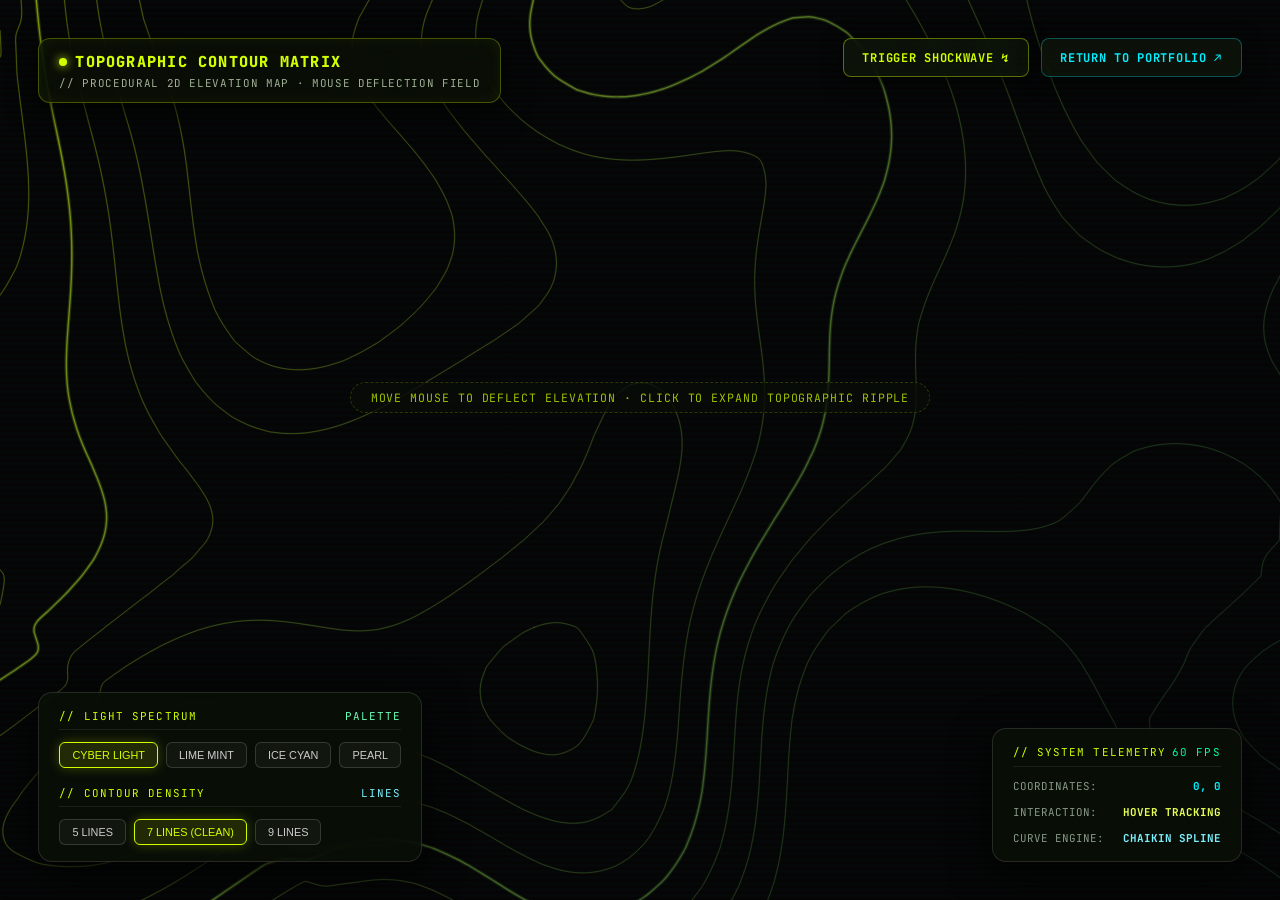
<file: Portfolioweb/topo-background.html>
<!DOCTYPE html>
<html lang="en">
<head>
  <meta charset="UTF-8">
  <meta name="viewport" content="width=device-width, initial-scale=1.0">
  <title>Interactive 2D Topographic Contours — Sam Sunny</title>
  <link rel="preconnect" href="https://fonts.googleapis.com">
  <link rel="preconnect" href="https://fonts.gstatic.com" crossorigin>
  <link href="https://fonts.googleapis.com/css2?family=JetBrains+Mono:wght@500;700;800&family=Syne:wght@700;800&display=swap" rel="stylesheet">
  <link rel="icon" type="image/png" href="assets/me.png">
  <style>
    * {
      box-sizing: border-box;
      margin: 0;
      padding: 0;
      user-select: none;
    }
    body, html {
      width: 100%;
      height: 100%;
      overflow: hidden;
      background-color: #060905;
      color: #FFFFFF;
      font-family: 'JetBrains Mono', monospace;
    }

    #webgl-canvas-container {
      position: fixed;
      inset: 0;
      width: 100vw;
      height: 100vh;
      z-index: 1;
    }

    /* Ambient CRT Scanline Overlay */
    .scanline-fx {
      position: fixed;
      inset: 0;
      pointer-events: none;
      z-index: 2;
      background: repeating-linear-gradient(
        0deg,
        transparent,
        transparent 3px,
        rgba(0, 240, 255, 0.012) 3px,
        rgba(0, 240, 255, 0.012) 6px
      );
    }

    /* Cybernetic UI HUD Frame */
    .hud-layer {
      position: fixed;
      inset: 0;
      pointer-events: none;
      z-index: 10;
      display: flex;
      flex-direction: column;
      justify-content: space-between;
      padding: clamp(1.2rem, 3vw, 2.5rem);
    }

    .hud-header {
      display: flex;
      justify-content: space-between;
      align-items: flex-start;
      flex-wrap: wrap;
      gap: 1rem;
      pointer-events: auto;
    }

    .hud-brand {
      background: rgba(10, 15, 7, 0.82);
      border: 1px solid rgba(210, 255, 0, 0.3);
      border-radius: 12px;
      padding: 0.75rem 1.25rem;
      backdrop-filter: blur(16px);
      box-shadow: 0 8px 30px rgba(0, 0, 0, 0.7), inset 0 0 15px rgba(210, 255, 0, 0.06);
    }

    .brand-title {
      font-size: 0.95rem;
      font-weight: 800;
      color: #D2FF00;
      letter-spacing: 0.08em;
      display: flex;
      align-items: center;
      gap: 0.5rem;
    }

    .brand-pulse-dot {
      width: 8px;
      height: 8px;
      border-radius: 50%;
      background: #D2FF00;
      box-shadow: 0 0 10px #D2FF00;
      animation: pulse 1.8s infinite ease-in-out;
    }

    @keyframes pulse {
      0%, 100% { opacity: 1; transform: scale(1); }
      50% { opacity: 0.35; transform: scale(0.8); }
    }

    .brand-sub {
      font-size: 0.68rem;
      color: #A0B095;
      margin-top: 0.25rem;
      letter-spacing: 0.06em;
    }

    .hud-nav-links {
      display: flex;
      gap: 0.75rem;
      align-items: center;
    }

    .hud-btn {
      display: inline-flex;
      align-items: center;
      gap: 0.5rem;
      padding: 0.65rem 1.15rem;
      background: rgba(14, 20, 10, 0.85);
      border: 1px solid rgba(0, 240, 255, 0.3);
      color: #00F0FF;
      font-family: inherit;
      font-size: 0.75rem;
      font-weight: 700;
      letter-spacing: 0.06em;
      border-radius: 8px;
      text-decoration: none;
      cursor: pointer;
      backdrop-filter: blur(14px);
      box-shadow: 0 4px 20px rgba(0, 0, 0, 0.6);
      transition: all 0.2s ease;
    }

    .hud-btn:hover {
      background: #00F0FF;
      color: #000000;
      box-shadow: 0 0 25px rgba(0, 240, 255, 0.6);
      transform: translateY(-2px);
    }

    .hud-btn-lime {
      border-color: rgba(210, 255, 0, 0.4);
      color: #D2FF00;
    }
    .hud-btn-lime:hover {
      background: #D2FF00;
      color: #000000;
      box-shadow: 0 0 25px rgba(210, 255, 0, 0.6);
    }

    /* Floating Center Interaction Guide */
    .hud-center-hint {
      align-self: center;
      background: rgba(10, 15, 8, 0.75);
      border: 1px dashed rgba(210, 255, 0, 0.25);
      border-radius: 9999px;
      padding: 0.45rem 1.25rem;
      font-size: 0.72rem;
      color: #D2FF00;
      letter-spacing: 0.08em;
      backdrop-filter: blur(12px);
      opacity: 0.75;
      animation: floatBreath 4s ease-in-out infinite alternate;
      pointer-events: none;
    }

    @keyframes floatBreath {
      0% { transform: translateY(0); opacity: 0.55; }
      100% { transform: translateY(-8px); opacity: 0.95; }
    }

    /* Bottom Control Bar */
    .hud-footer {
      display: flex;
      justify-content: space-between;
      align-items: flex-end;
      flex-wrap: wrap;
      gap: 1.25rem;
      pointer-events: auto;
    }

    .hud-panel {
      background: rgba(10, 15, 7, 0.88);
      border: 1px solid rgba(255, 255, 255, 0.12);
      border-radius: 14px;
      padding: 1rem 1.25rem;
      backdrop-filter: blur(20px);
      box-shadow: 0 12px 40px rgba(0, 0, 0, 0.8);
      display: flex;
      flex-direction: column;
      gap: 0.75rem;
      min-width: 280px;
    }

    .hud-panel-title {
      font-size: 0.68rem;
      color: #D2FF00;
      letter-spacing: 0.1em;
      display: flex;
      align-items: center;
      justify-content: space-between;
      border-bottom: 1px solid rgba(255, 255, 255, 0.08);
      padding-bottom: 0.4rem;
    }

    .theme-buttons {
      display: flex;
      gap: 0.5rem;
      flex-wrap: wrap;
    }

    .theme-chip {
      padding: 0.35rem 0.75rem;
      border-radius: 6px;
      border: 1px solid rgba(255, 255, 255, 0.15);
      background: rgba(255, 255, 255, 0.04);
      color: #CCCCCC;
      font-size: 0.68rem;
      cursor: pointer;
      transition: all 0.2s ease;
    }

    .theme-chip:hover, .theme-chip.active {
      border-color: #D2FF00;
      color: #D2FF00;
      background: rgba(210, 255, 0, 0.12);
      box-shadow: 0 0 12px rgba(210, 255, 0, 0.25);
    }

    .telemetry-row {
      display: flex;
      justify-content: space-between;
      font-size: 0.68rem;
      color: #889988;
    }

    .telemetry-val {
      color: #00F0FF;
      font-weight: 700;
    }

    @media (max-width: 768px) {
      .hud-header {
        flex-direction: column;
      }
      .hud-center-hint {
        display: none;
      }
      .hud-footer {
        flex-direction: column;
        align-items: stretch;
      }
      .hud-panel {
        min-width: 100%;
      }
    }
  </style>
</head>
<body>

  <!-- Background Canvas Container -->
  <div id="webgl-canvas-container"></div>

  <!-- Scanline Screen Effect -->
  <div class="scanline-fx" aria-hidden="true"></div>

  <!-- Cybernetic Floating Telemetry HUD -->
  <div class="hud-layer">
    <!-- Top Header -->
    <header class="hud-header">
      <div class="hud-brand">
        <div class="brand-title">
          <span class="brand-pulse-dot"></span>
          <span>TOPOGRAPHIC CONTOUR MATRIX</span>
        </div>
        <div class="brand-sub">// PROCEDURAL 2D ELEVATION MAP · MOUSE DEFLECTION FIELD</div>
      </div>

      <div class="hud-nav-links">
        <button id="ripple-burst-btn" class="hud-btn hud-btn-lime">TRIGGER SHOCKWAVE ↯</button>
        <a href="index.html" class="hud-btn">RETURN TO PORTFOLIO ↗</a>
      </div>
    </header>

    <!-- Center Interaction Tooltip -->
    <div class="hud-center-hint">
      MOVE MOUSE TO DEFLECT ELEVATION · CLICK TO EXPAND TOPOGRAPHIC RIPPLE
    </div>

    <!-- Bottom Controls & Telemetry -->
    <footer class="hud-footer">
      <!-- Theme & Style Controls -->
      <div class="hud-panel">
        <div class="hud-panel-title">
          <span>// LIGHT SPECTRUM</span>
          <span style="color: #68FFB8;">PALETTE</span>
        </div>
        <div class="theme-buttons">
          <button class="theme-chip active" data-theme="cyber-light">CYBER LIGHT</button>
          <button class="theme-chip" data-theme="lime-mint">LIME MINT</button>
          <button class="theme-chip" data-theme="ice-cyan">ICE CYAN</button>
          <button class="theme-chip" data-theme="ethereal-pearl">PEARL</button>
        </div>
        <div class="hud-panel-title" style="margin-top: 0.4rem;">
          <span>// CONTOUR DENSITY</span>
          <span style="color: #7BF0FF;">LINES</span>
        </div>
        <div class="theme-buttons">
          <button class="theme-chip line-chip" data-count="5">5 LINES</button>
          <button class="theme-chip line-chip active" data-count="7">7 LINES (CLEAN)</button>
          <button class="theme-chip line-chip" data-count="9">9 LINES</button>
        </div>
      </div>

      <!-- Realtime Telemetry Status -->
      <div class="hud-panel" style="min-width: 250px;">
        <div class="hud-panel-title">
          <span>// SYSTEM TELEMETRY</span>
          <span style="color: #00FFA3;">60 FPS</span>
        </div>
        <div class="telemetry-row">
          <span>COORDINATES:</span>
          <span id="coord-readout" class="telemetry-val">0, 0</span>
        </div>
        <div class="telemetry-row">
          <span>INTERACTION:</span>
          <span id="interaction-state" class="telemetry-val" style="color: #E8FF54;">HOVER TRACKING</span>
        </div>
        <div class="telemetry-row">
          <span>CURVE ENGINE:</span>
          <span class="telemetry-val" style="color: #7BF0FF;">CHAIKIN SPLINE</span>
        </div>
      </div>
    </footer>
  </div>

  <!-- Initialize Topographic Background Engine -->
  <script type="module">
    import { TopoBackground } from './js/topo-background.js';

    // Initialize 2D background engine (Fewer lines, lighter colors, silky curves)
    const topo = new TopoBackground({
      container: document.getElementById('webgl-canvas-container'),
      theme: 'cyber-light',
      cellSize: 18,
      dotSpacing: 70,
      lineLevelsCount: 7,
      speed: 0.00028,
      mouseRadius: 320,
      mouseStrength: 0.85,
      parallaxFactor: 35
    });

    // Theme selector buttons
    document.querySelectorAll('.theme-chip[data-theme]').forEach(btn => {
      btn.addEventListener('click', () => {
        document.querySelectorAll('.theme-chip[data-theme]').forEach(b => b.classList.remove('active'));
        btn.classList.add('active');
        topo.setTheme(btn.dataset.theme);
      });
    });

    // Line density selector buttons
    document.querySelectorAll('.line-chip').forEach(btn => {
      btn.addEventListener('click', () => {
        document.querySelectorAll('.line-chip').forEach(b => b.classList.remove('active'));
        btn.classList.add('active');
        topo.setLineCount(parseInt(btn.dataset.count, 10));
      });
    });

    // Ripple button
    const rippleBtn = document.getElementById('ripple-burst-btn');
    if (rippleBtn) {
      rippleBtn.addEventListener('click', (e) => {
        topo.onClick({
          clientX: window.innerWidth * 0.5,
          clientY: window.innerHeight * 0.5
        });
      });
    }

    // Telemetry readout
    const coordEl = document.getElementById('coord-readout');
    const stateEl = document.getElementById('interaction-state');
    window.addEventListener('mousemove', (e) => {
      if (coordEl) coordEl.textContent = `${e.clientX}, ${e.clientY}`;
      if (stateEl) stateEl.textContent = 'DEFLECTING CONTOURS';
    });
    window.addEventListener('mouseleave', () => {
      if (stateEl) stateEl.textContent = 'AMBIENT DRIFT';
    });
  </script>
</body>
</html>
</file>
